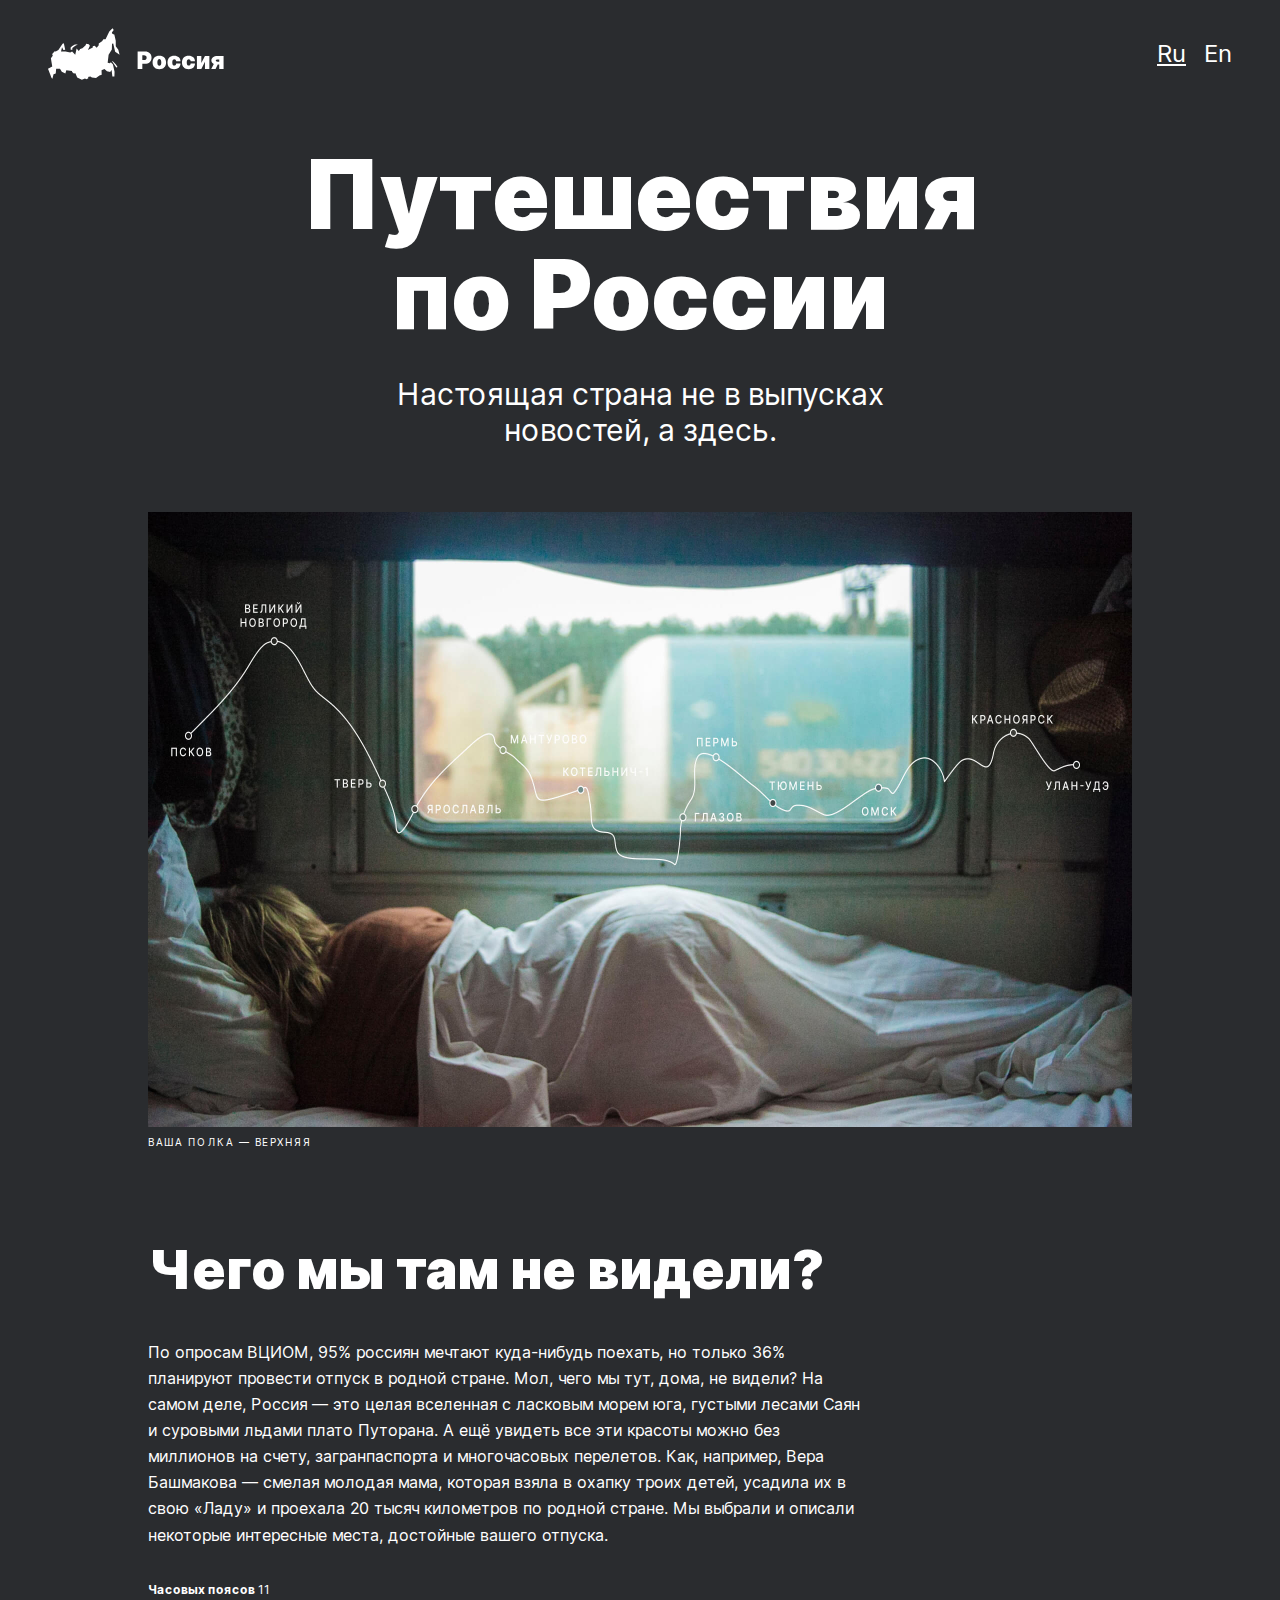
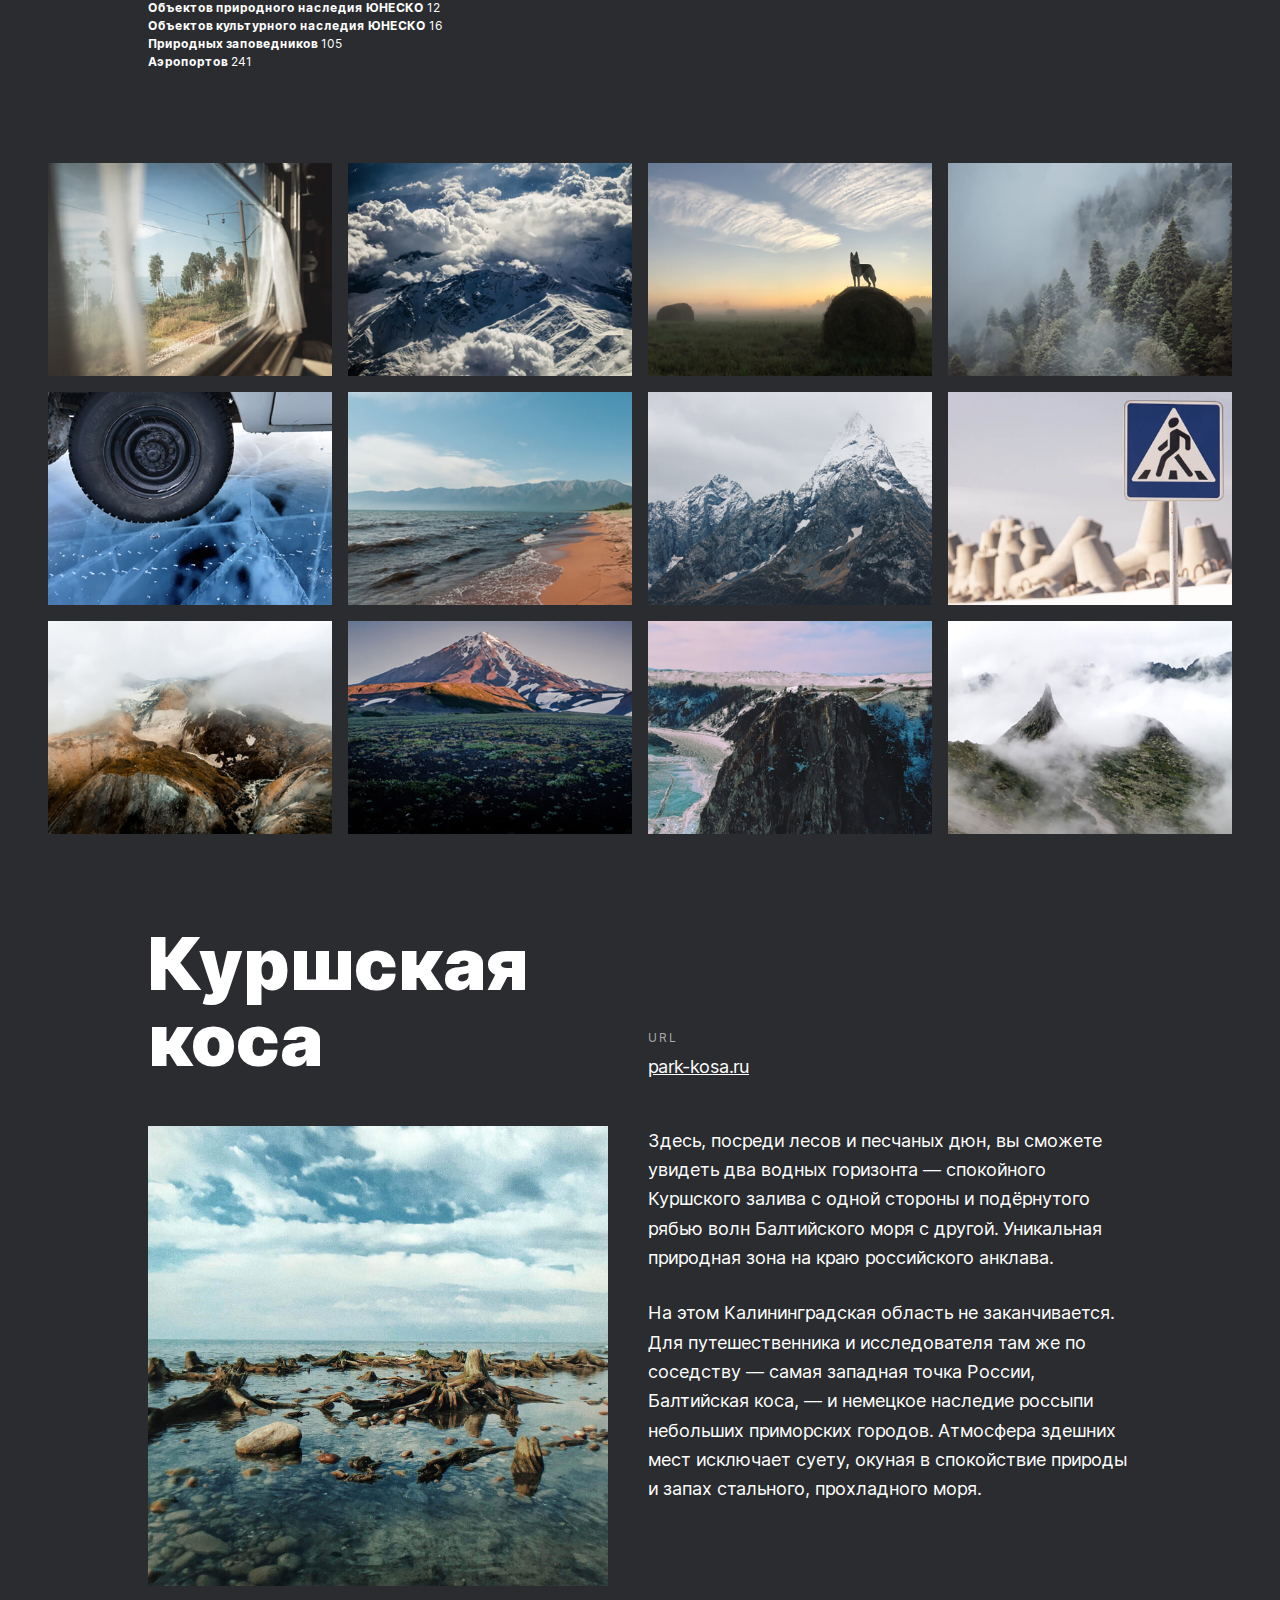
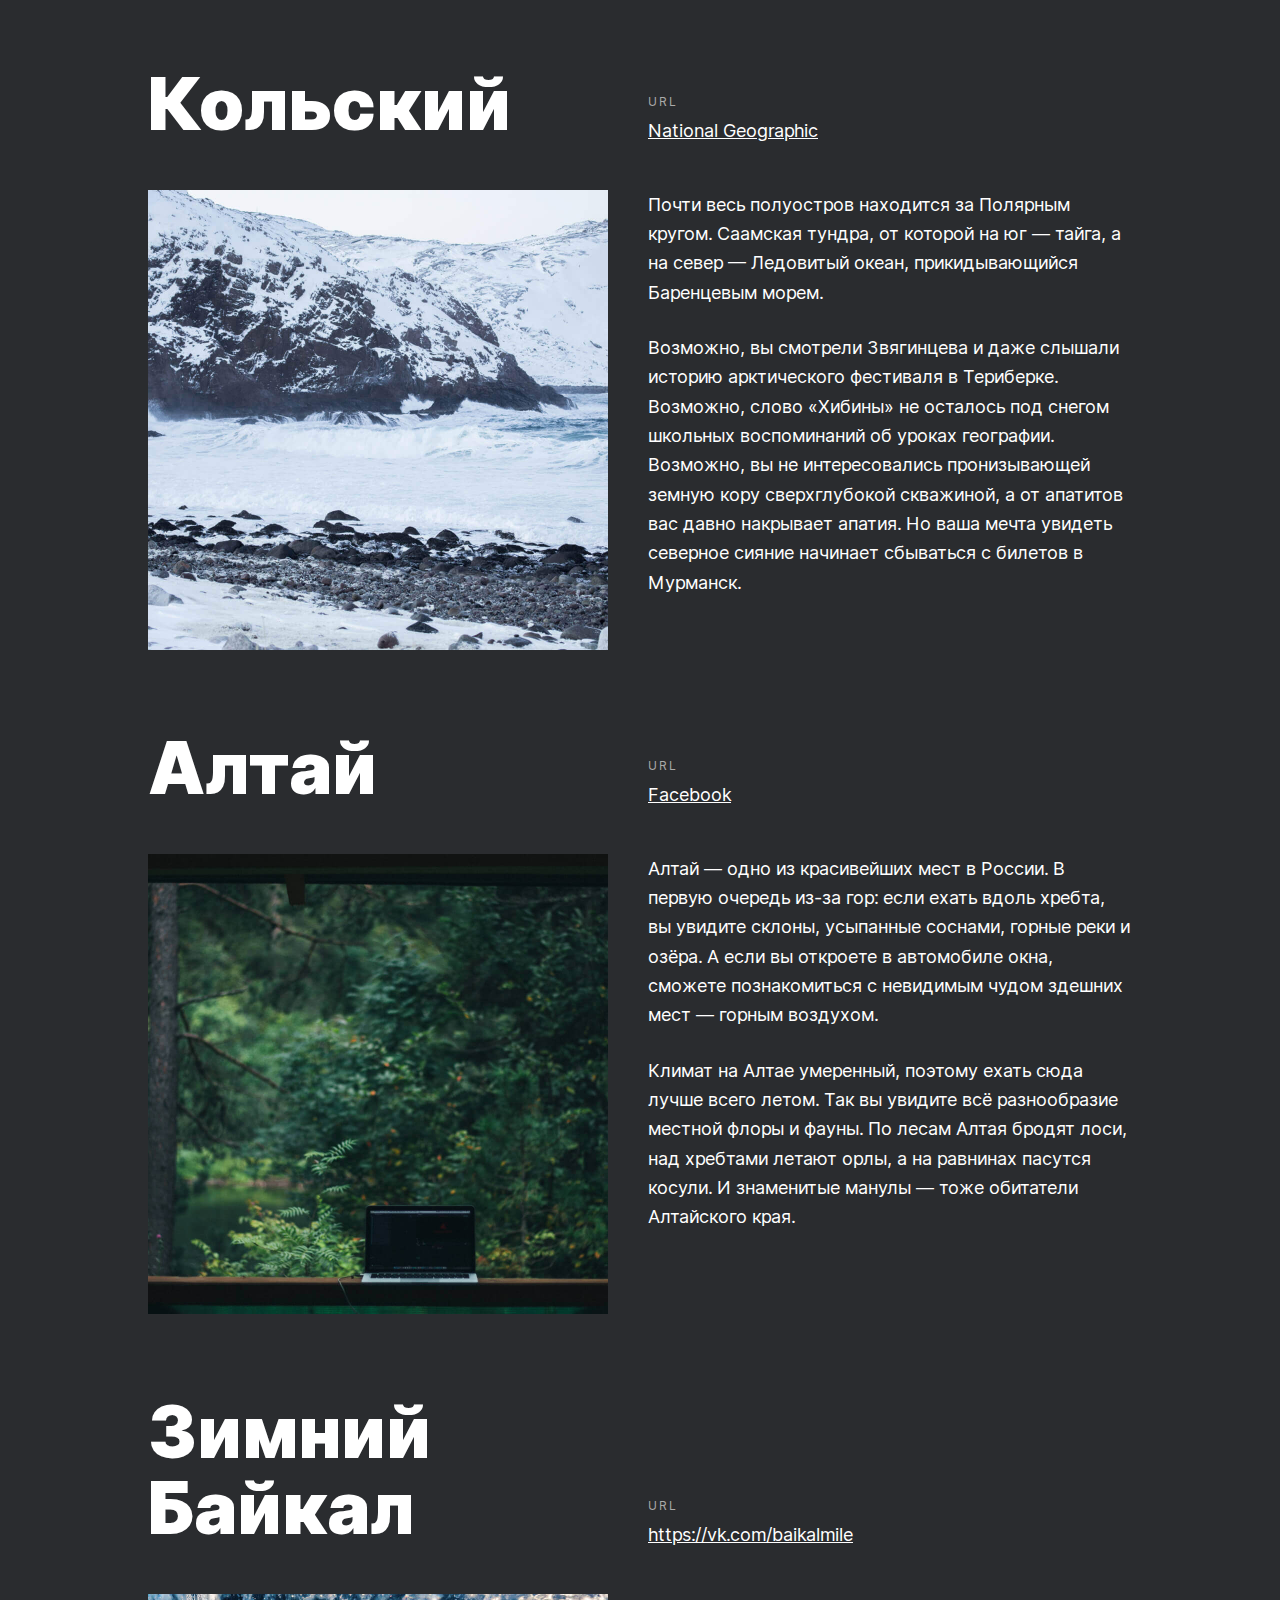
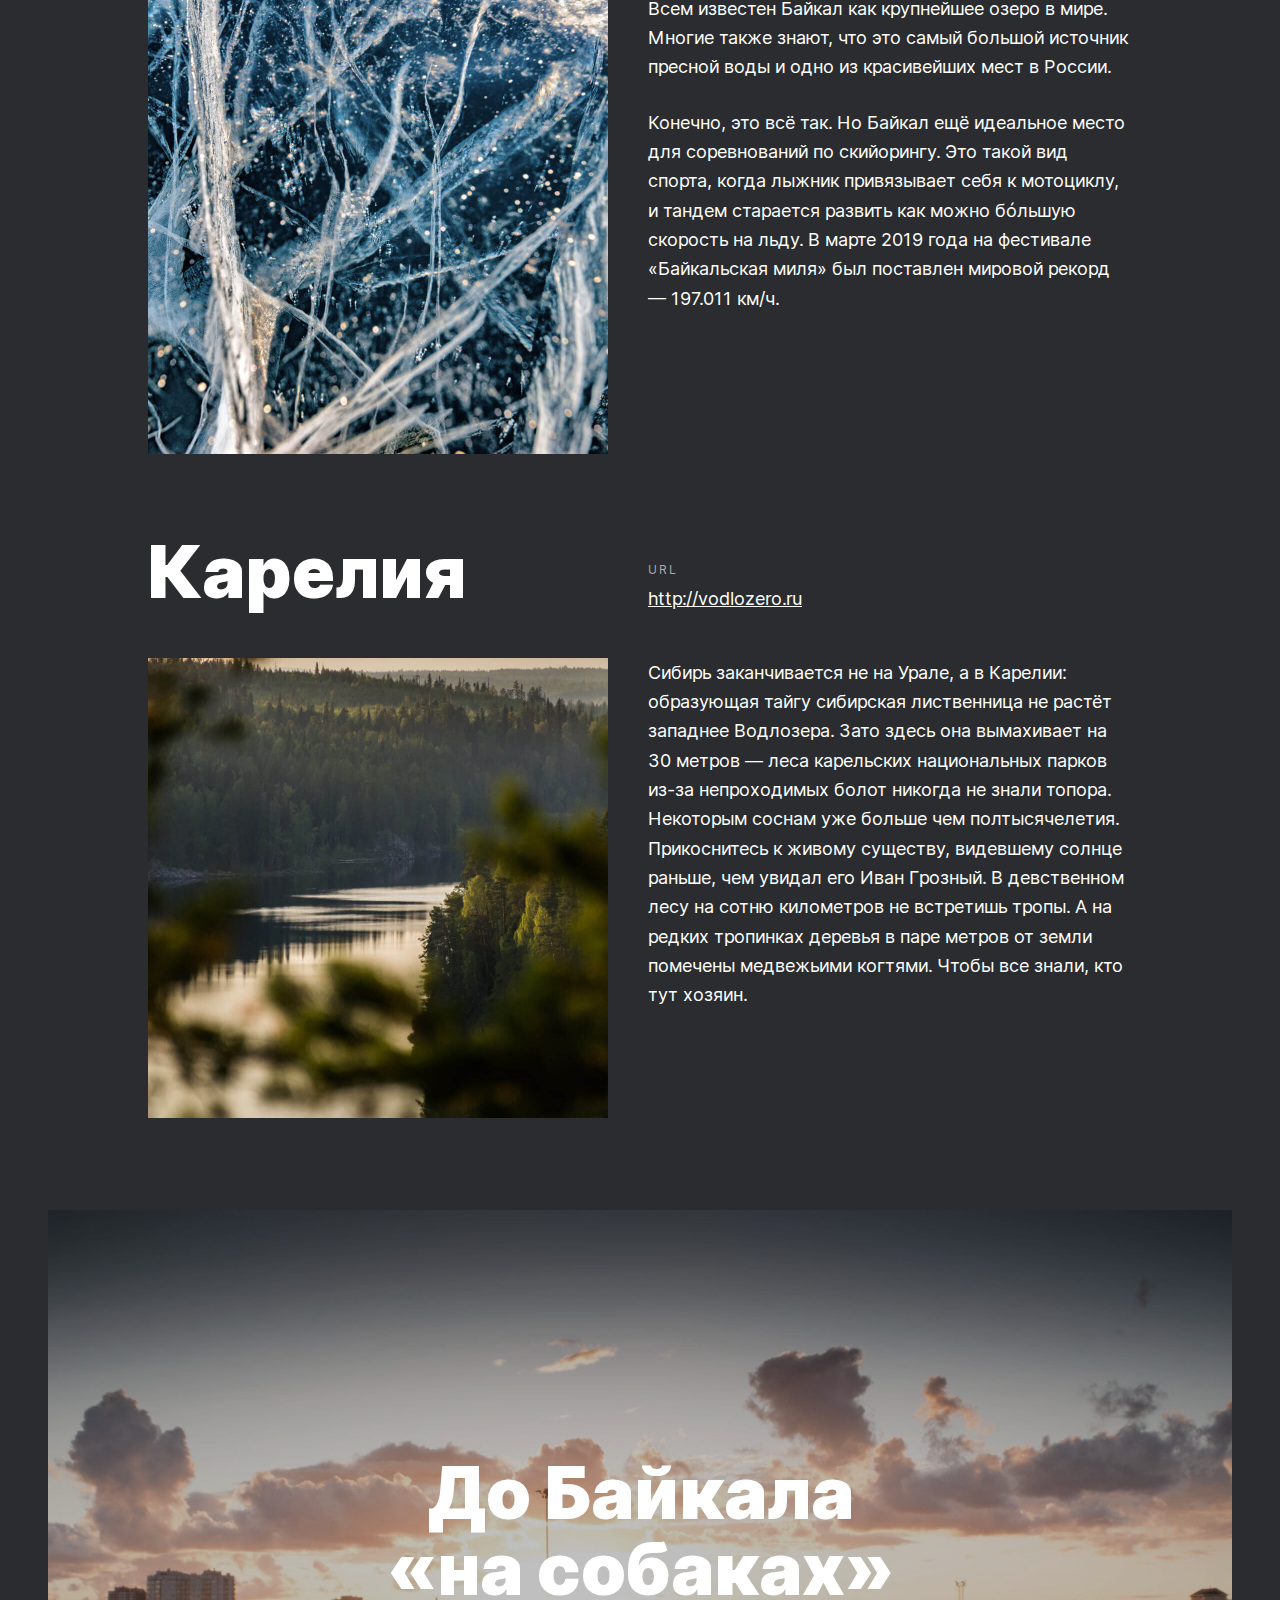
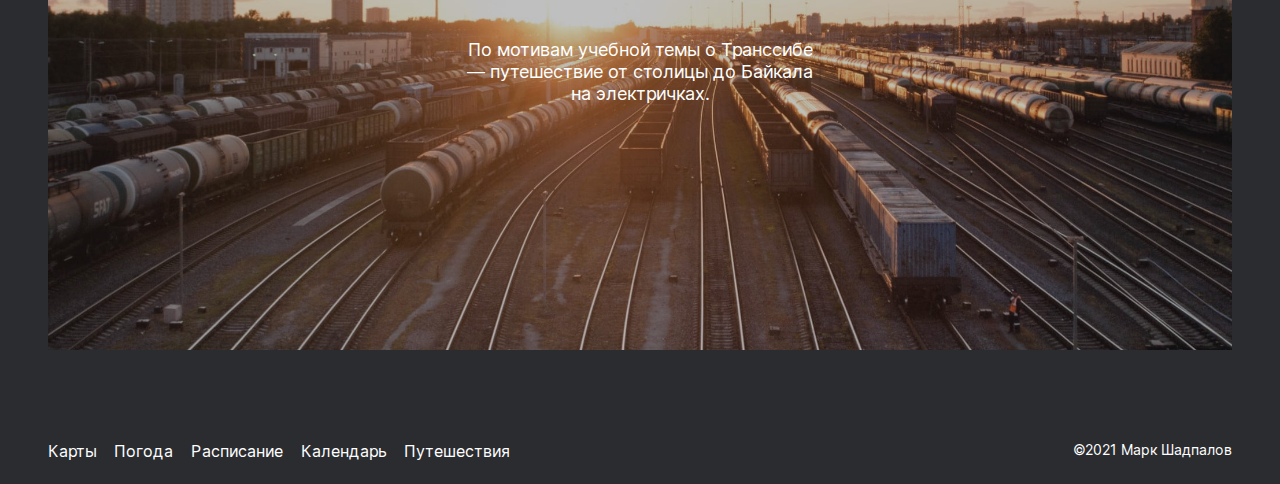
<file: index.html>
<!DOCTYPE html>
<html lang="ru">

<head>
  <meta charset="UTF-8">
  <meta name="viewport" content="width=device-width, initial-scale=1.0">
  <link rel="stylesheet" href="pages/index.css">
  <title>Путешествия по России</title>
</head>
<body class="page">
    <header class="header">
      <img class="header__logo" src="./images/header-logo.svg" alt="Россия">
      <div class="header__lang-links">
        <a class="header__lang-link header__lang-link_selected" href="#">Ru</a>
        <a class="header__lang-link" href="#">En</a>
      </div>
    </header>
    <main>
        <section class="lead">
          <h1 class="lead__title">Путешествия по России</h1>
          <p class="lead__subtitle">Настоящая страна не в выпусках новостей, а здесь.</p>
          <img class="lead__image" src="./images/lead-polka.jpg" alt="Вагон">
          <p class="lead__caption">ВАША ПОЛКА &#8212; ВЕРХНЯЯ</p>
        </section>
        <section class="intro">
          <h2 class="intro__title">Чего мы там не видели?</h2>
          <p class="intro__text">
          По опросам ВЦИОМ, 95% россиян мечтают куда-нибудь поехать, но только 36% планируют провести отпуск в родной стране. Мол, чего мы тут, дома, не видели? На самом деле, Россия — это целая вселенная с ласковым морем юга, густыми лесами Саян и суровыми льдами плато Путорана. А ещё увидеть все эти красоты можно без миллионов на счету, загранпаспорта и многочасовых перелетов. Как, например, Вера Башмакова — смелая молодая мама, которая взяла в охапку троих детей, усадила их в свою «Ладу» и проехала 20 тысяч километров по родной стране. Мы выбрали и описали некоторые интересные места, достойные вашего отпуска.
          </p>
          <ul class="intro__list">
            <li>Часовых поясов <span class="intro__span-number">11</span></li>
            <li>Объектов природного наследия ЮНЕСКО <span class="intro__span-number">12</span></li>
            <li>Объектов культурного наследия ЮНЕСКО <span class="intro__span-number">16</span></li>
            <li>Природных заповедников <span class="intro__span-number">105</span></li>
            <li>Аэропортов <span class="intro__span-number">241</span></li>
          </ul>
        </section>
        <section class="photo-grid">
          <img class="photo-grid__item" src="./images/photo-grid-train.jpg" alt="Поезд">
          <img class="photo-grid__item" src="./images/photo-grid-atharva-tulsi.jpg" alt="Талышские горы">
          <img class="photo-grid__item" src="./images/photo-grid-tuman.jpg" alt="Туман">
          <img class="photo-grid__item" src="./images/photo-grid-sochi.jpg" alt="Сочи">
          <img class="photo-grid__item" src="./images/photo-grid-arisa.jpg" alt="Ариса">
          <img class="photo-grid__item" src="./images/photo-grid-baikal.jpg" alt="Байкал">
          <img class="photo-grid__item" src="./images/photo-grid-elbrus.jpg" alt="Эльбрус">
          <img class="photo-grid__item" src="./images/photo-grid-kondratiev.jpg" alt="Кондратьев">
          <img class="photo-grid__item" src="./images/photo-grid-kamchatka-1.jpg" alt="Камчатка">
          <img class="photo-grid__item" src="./images/photo-grid-kamchatka-2.jpg" alt="Камчатка">
          <img class="photo-grid__item" src="./images/photo-grid-baikal-2.jpg" alt="Байкал">
          <img class="photo-grid__item" src="./images/photo-grid-ergaki.jpg" alt="Ергаки">
        </section>
        <section class="places">
          <article class="place">
            <h2 class="place__title">Куршская коса</h2>
            <div class="place__column-url">
              <p class="place__url-heading">URL</p>
              <a class="place__link" href="park-kosa.ru">park-kosa.ru</a>
            </div>
            <img class="place__image" src="./images/place-kosa.jpg" alt="Куршская коса">
            <div class="place__column-paragraphs">
              <p class="place__paragraph">Здесь, посреди лесов и песчаных дюн, вы сможете увидеть два водных горизонта — спокойного Куршского залива с одной стороны и подёрнутого рябью волн Балтийского моря с другой. Уникальная природная зона на краю российского анклава.</p>
              <p class="place__paragraph">На этом Калининградская область не заканчивается. Для путешественника 
              и исследователя там же по соседству — самая западная точка России, Балтийская коса, — 
              и немецкое наследие россыпи небольших приморских городов. Атмосфера здешних мест исключает суету, окуная в спокойствие природы 
              и запах стального, прохладного моря.</p>
            </div>
          </article>
          <article class="place">
            <h2 class="place__title">Кольский</h2>
            <div class="place__column-url">
              <p class="place__url-heading">URL</p>
              <a class="place__link" href="https://yourshot.nationalgeographic.com/photos/?keywords=kolskiy">National Geographic</a>
            </div>
            <img class="place__image" src="./images/place-kolsky.jpg" alt="Кольский">
            <div class="place__column-paragraphs">
              <p class="place__paragraph">Почти весь полуостров находится за Полярным кругом. Саамская тундра, от которой на юг — 
              тайга, а на север — Ледовитый океан, прикидывающийся Баренцевым морем.</p>
              <p class="place__paragraph">Возможно, вы смотрели Звягинцева и даже слышали историю арктического фестиваля в Териберке. Возможно, слово «Хибины» не осталось под снегом школьных воспоминаний об уроках географии. Возможно, вы не интересовались пронизывающей земную кору сверхглубокой скважиной, а от апатитов вас давно накрывает апатия. Но ваша мечта увидеть северное сияние начинает сбываться с билетов в Мурманск.</p>
            </div>
          </article>
          <article class="place">
            <h2 class="place__title">Алтай</h2>
            <div class="place__column-url">
              <p class="place__url-heading">URL</p>
              <a class="place__link" href="https://www.facebook.com/vera.bashma">Facebook</a>
            </div>
            <img class="place__image" src="./images/place-altai.jpg" alt="Алтай">
            <div class="place__column-paragraphs">
              <p class="place__paragraph">Алтай — одно из красивейших мест в России. 
              В первую очередь из-за гор: если ехать вдоль хребта, вы увидите склоны, усыпанные соснами, горные реки и озёра. А если вы откроете в автомобиле окна, сможете познакомиться с невидимым чудом здешних мест — горным воздухом.</p>
              <p class="place__paragraph">Климат на Алтае умеренный, поэтому ехать сюда лучше всего летом. Так вы увидите всё разнообразие местной флоры и фауны. По лесам Алтая бродят лоси, над хребтами летают орлы, а на равнинах пасутся косули. И знаменитые манулы — тоже обитатели Алтайского края.</p>
            </div>
          </article>
          <article class="place">
            <h2 class="place__title">Зимний Байкал</h2>
            <div class="place__column-url">
              <p class="place__url-heading">URL</p>
              <a class="place__link" href="https://vk.com/baikalmile">https://vk.com/baikalmile</a>
            </div>
            <img class="place__image" src="./images/place-winter-baikal.jpg" alt="Байкал">
            <div class="place__column-paragraphs">
              <p class="place__paragraph">Всем известен Байкал как крупнейшее озеро 
              в мире. Многие также знают, что это самый большой источник пресной воды и одно 
              из красивейших мест в России.</p>
              <p class="place__paragraph">Конечно, это всё так. Но Байкал ещё идеальное место для соревнований по скийорингу. Это такой вид спорта, когда лыжник привязывает себя 
              к мотоциклу, и тандем старается развить как можно бóльшую скорость на льду. В марте 2019 года на фестивале «Байкальская миля» был поставлен мировой рекорд — 197.011 км/ч.</p>
            </div>
          </article>
          <article class="place">
            <h2 class="place__title">Карелия</h2>
            <div class="place__column-url">
              <p class="place__url-heading">URL</p>
              <a class="place__link" href="http://vodlozero.ru">http://vodlozero.ru</a>
            </div>
            <img class="place__image" src="./images/place-karelia.jpg" alt="Карелия">
            <div class="place__column-paragraphs">
              <p class="place__paragraph">Сибирь заканчивается не на Урале, а в Карелии: образующая тайгу сибирская лиственница не растёт западнее Водлозера. Зато здесь она вымахивает на 30 метров — леса карельских национальных парков из-за непроходимых болот никогда не знали топора. Некоторым соснам уже больше чем полтысячелетия. Прикоснитесь к живому существу, видевшему солнце раньше, чем увидал его Иван Грозный. В девственном лесу на сотню километров не встретишь тропы. А на редких тропинках деревья в паре метров от земли помечены медвежьими когтями. Чтобы все знали, кто тут хозяин.</p>
            </div>
          </article>
        </section>
        <section class="cover">
          <a class="cover__link" href="https://stampsy.com/na-elektrichkakh-do-baikala">
            <h2 class="cover__title">До Байкала «на собаках»</h2>
            <p class="cover__subtitle">По мотивам учебной темы о Транссибе — путешествие от столицы до Байкала на электричках.</p>
          </a>
        </section>
    </main>
      <footer class="footer">
        <nav class="footer__links">
            <a class="footer__link" href="https://yandex.ru/maps">Карты</a>
            <a class="footer__link" href="https://yandex.ru/pogoda">Погода</a>
            <a class="footer__link" href="https://rasp.yandex.ru">Расписание</a>
            <a class="footer__link" href="https://calendar.yandex.ru">Календарь</a>
            <a class="footer__link" href="https://travel.yandex.ru">Путешествия</a>
        </nav>
        <p class="footer__copyright">&#169;2021 Марк Шадпалов</p>
      </footer>
</body>

</html>
</file>
<file: pages/index.css>
@import url(../vendor/normalize.css);
@import url(../fonts/fonts.css);
@import url(../blocks/page/page.css);
@import url(../blocks/header/header.css);
@import url(../blocks/header/__lang-links/header__lang-links.css);
@import url(../blocks/header/__lang-link/header__lang-link.css);
@import url(../blocks/header/__lang-link/_selected/header__lang-link_selected.css);
@import url(../blocks/header/__logo/header__logo.css);
@import url(../blocks/lead/lead.css);
@import url(../blocks/lead/__caption/lead__caption.css);
@import url(../blocks/lead/__image/lead__image.css);
@import url(../blocks/lead/__subtitle/lead__subtitle.css);
@import url(../blocks/lead/__title/lead__title.css);
@import url(../blocks/intro/intro.css);
@import url(../blocks/intro/__list/intro__list.css);
@import url(../blocks/intro/__text/intro__text.css);
@import url(../blocks/intro/__title/intro__title.css);
@import url(../blocks/intro/__span-number/intro__span-number.css);
@import url(../blocks/photo-grid/photo-grid.css);
@import url(../blocks/photo-grid/__item/photo-grid__item.css); 
@import url(../blocks/places/places.css);
@import url(../blocks/place/place.css);
@import url(../blocks/place/__image/place__image.css);
@import url(../blocks/place/__paragraph/place__paragraph.css);
@import url(../blocks/place/__title/place__title.css);
@import url(../blocks/place/__link/place__link.css);
@import url(../blocks/place/__url-heading/place__url-heading.css);
@import url(../blocks/place/__column-url/place__column-url.css);
@import url(../blocks/cover/cover.css);
@import url(../blocks/cover/__link/cover__link.css);
@import url(../blocks/cover/__subtitle/cover__subtitle.css);
@import url(../blocks/cover/__title/cover__title.css);
@import url(../blocks/footer/footer.css);
@import url(../blocks/footer/__copyright/footer__copyright.css);
@import url(../blocks/footer/__link/footer__link.css);
@import url(../blocks/footer/__links/footer__links.css);
</file>
